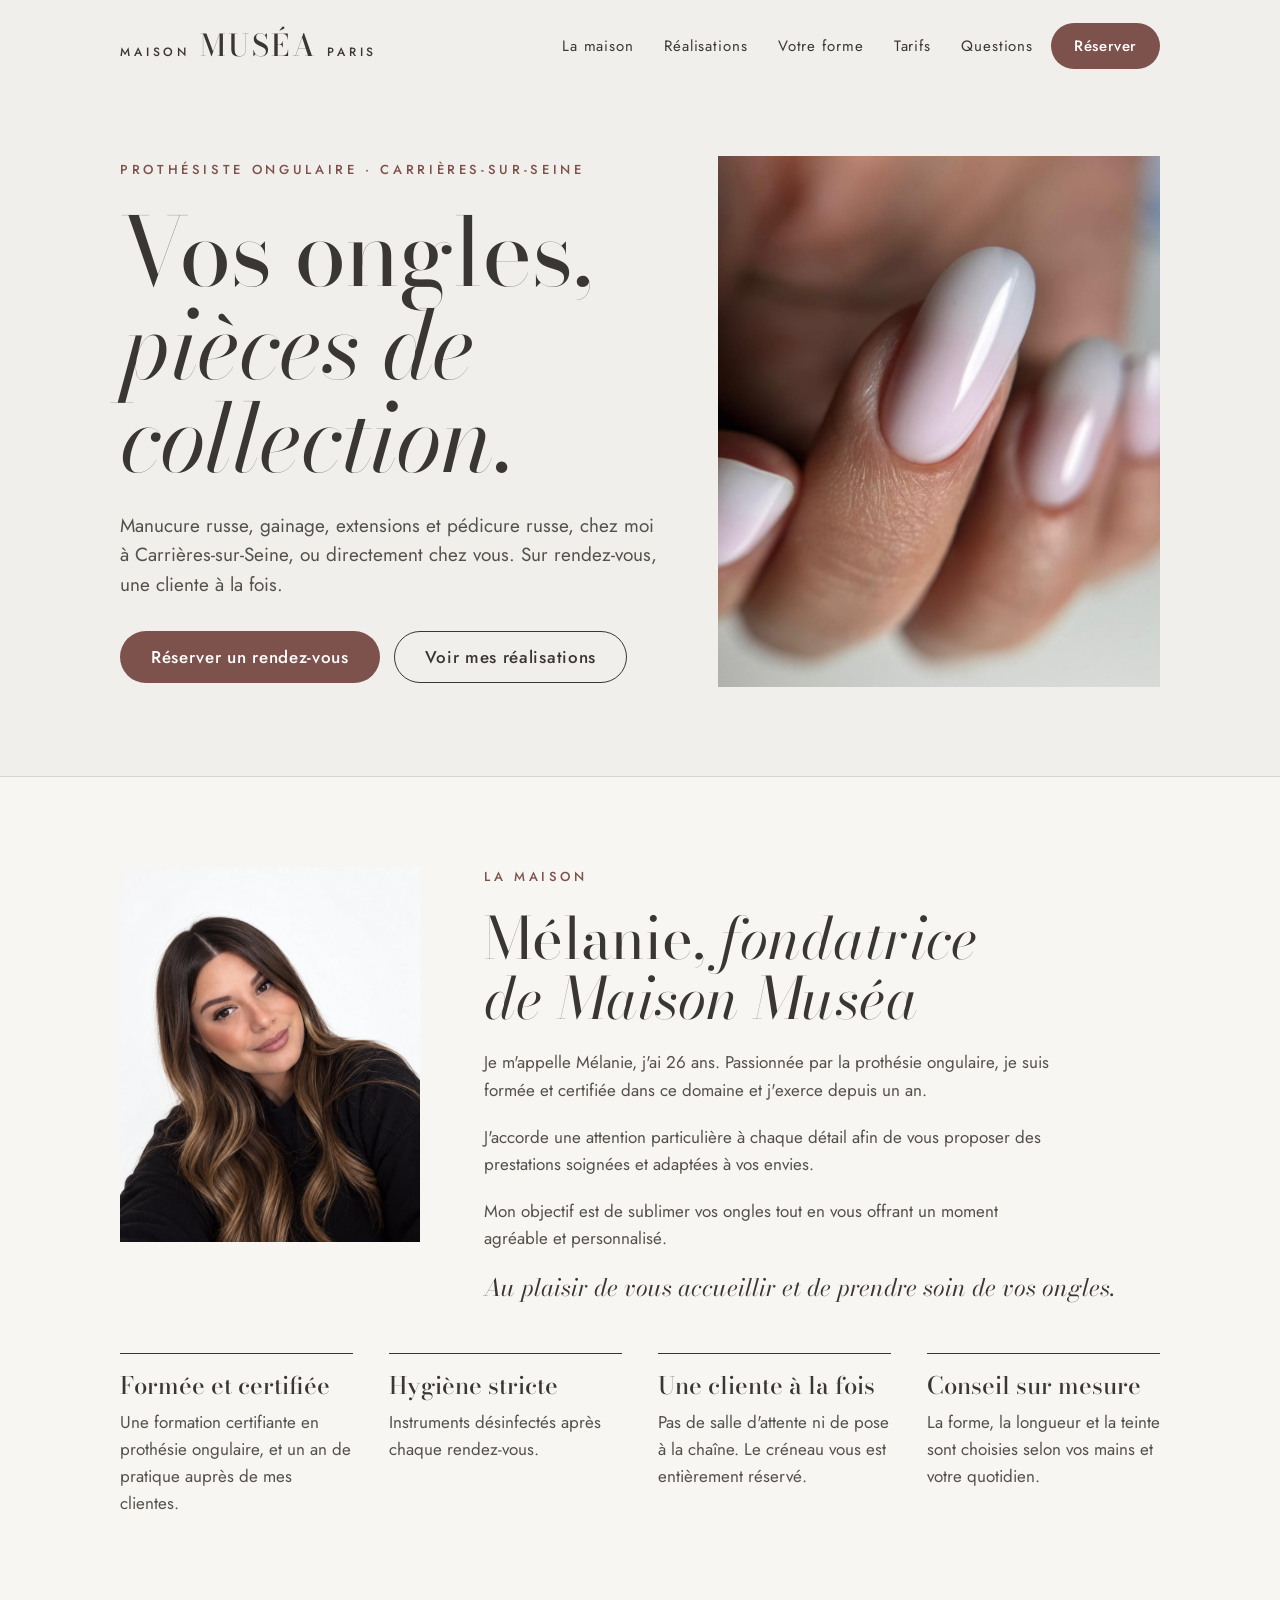
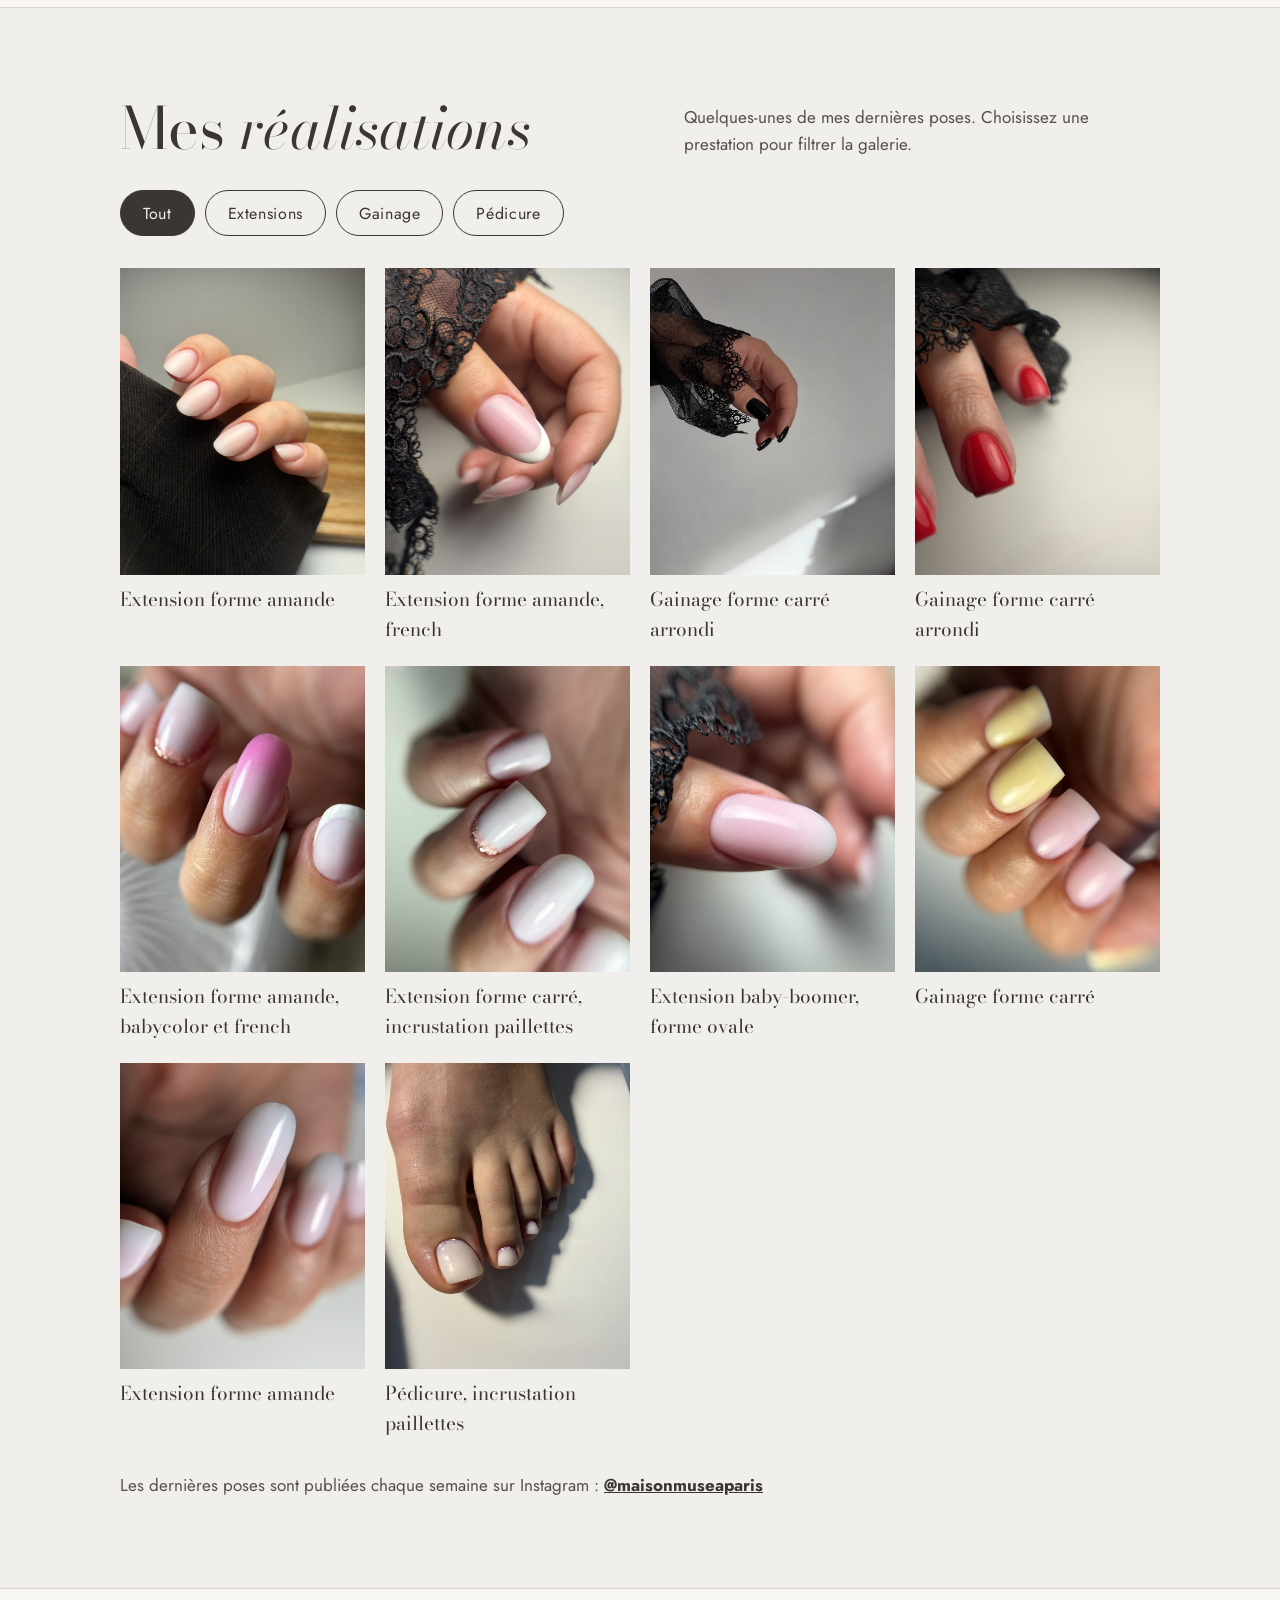
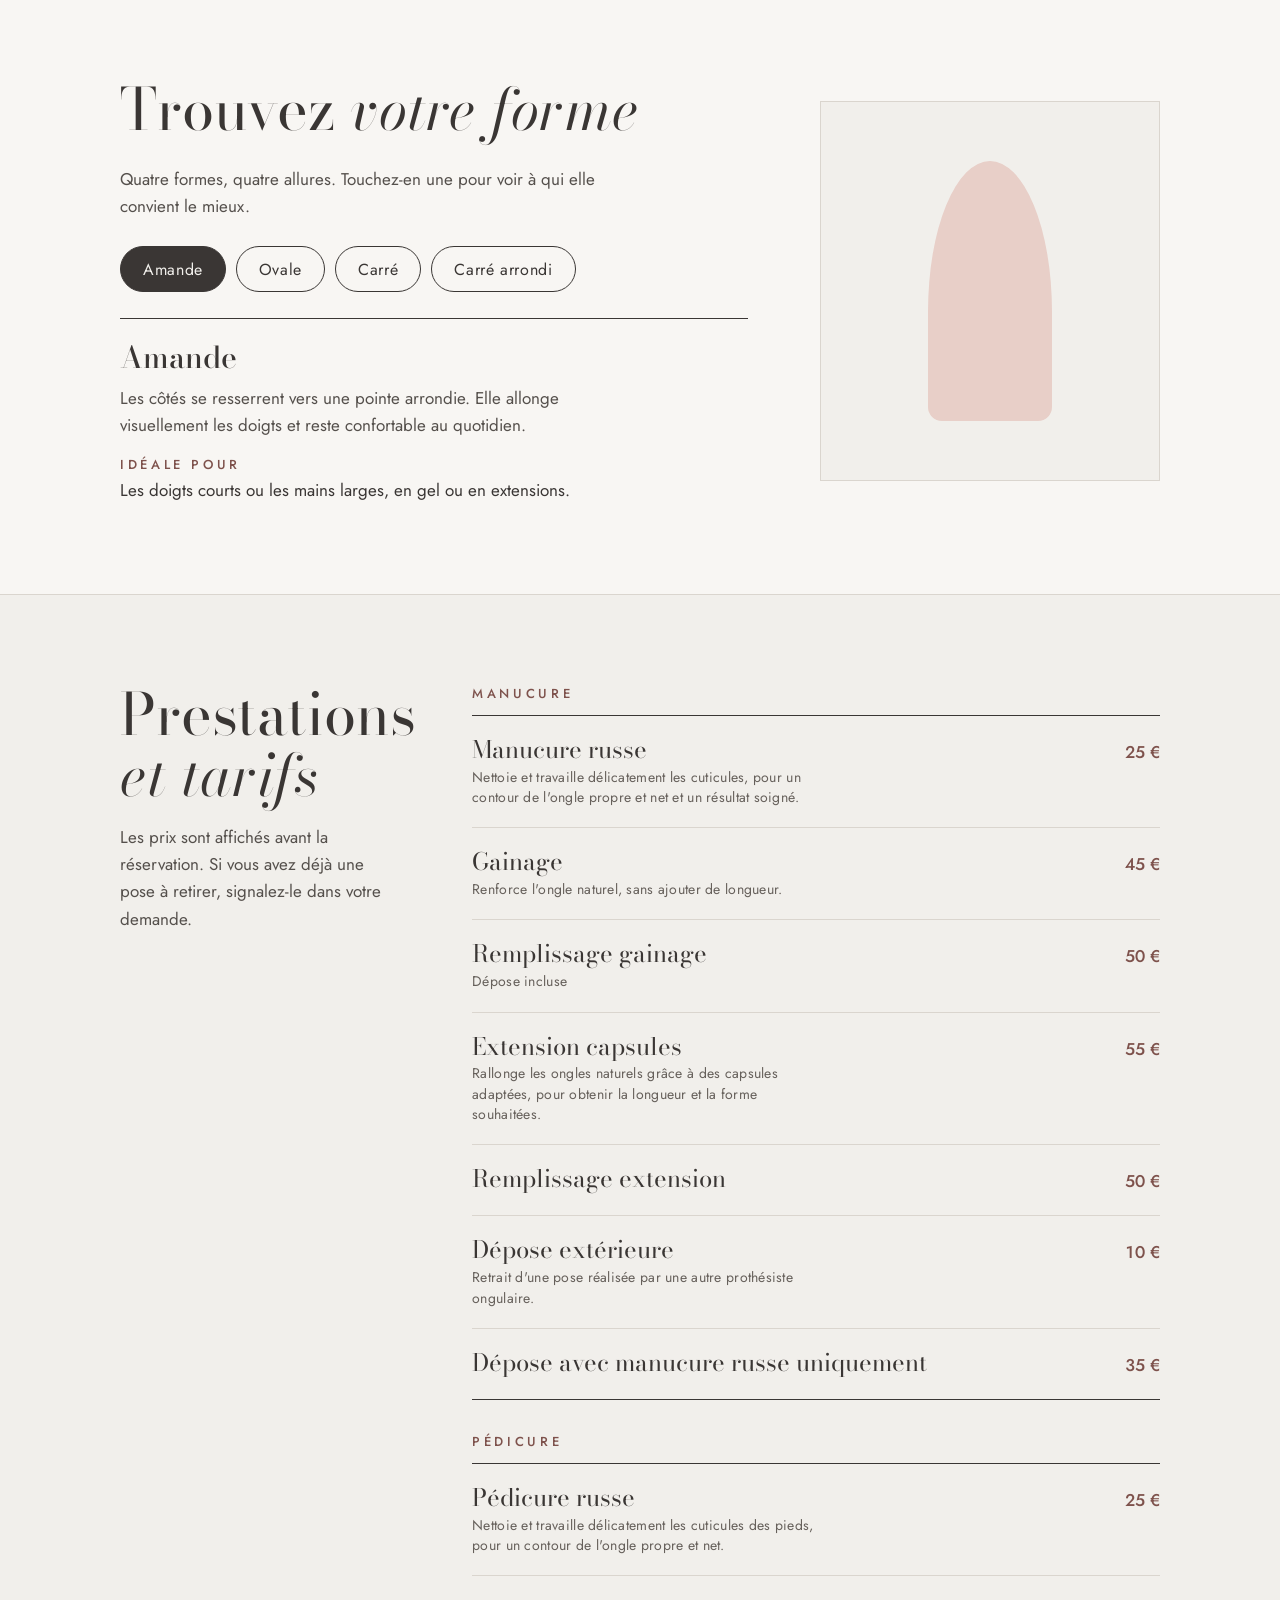
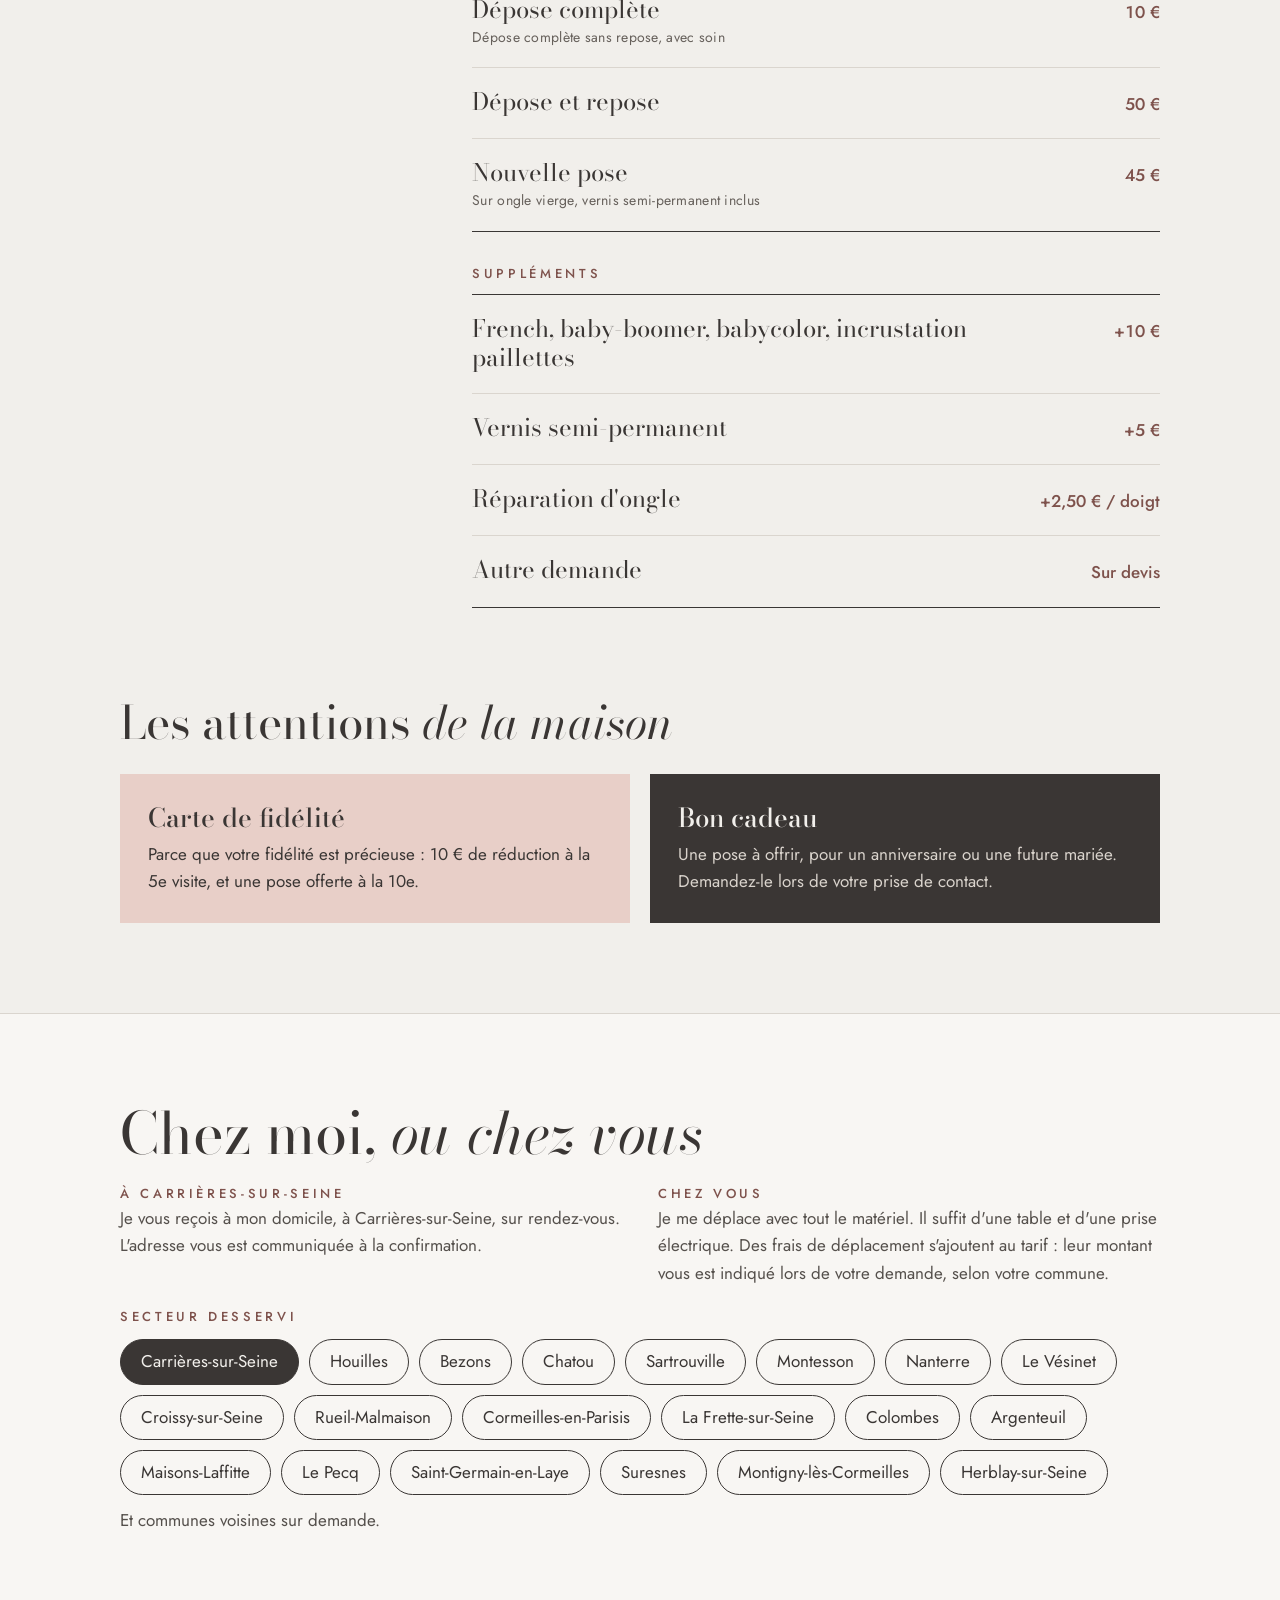
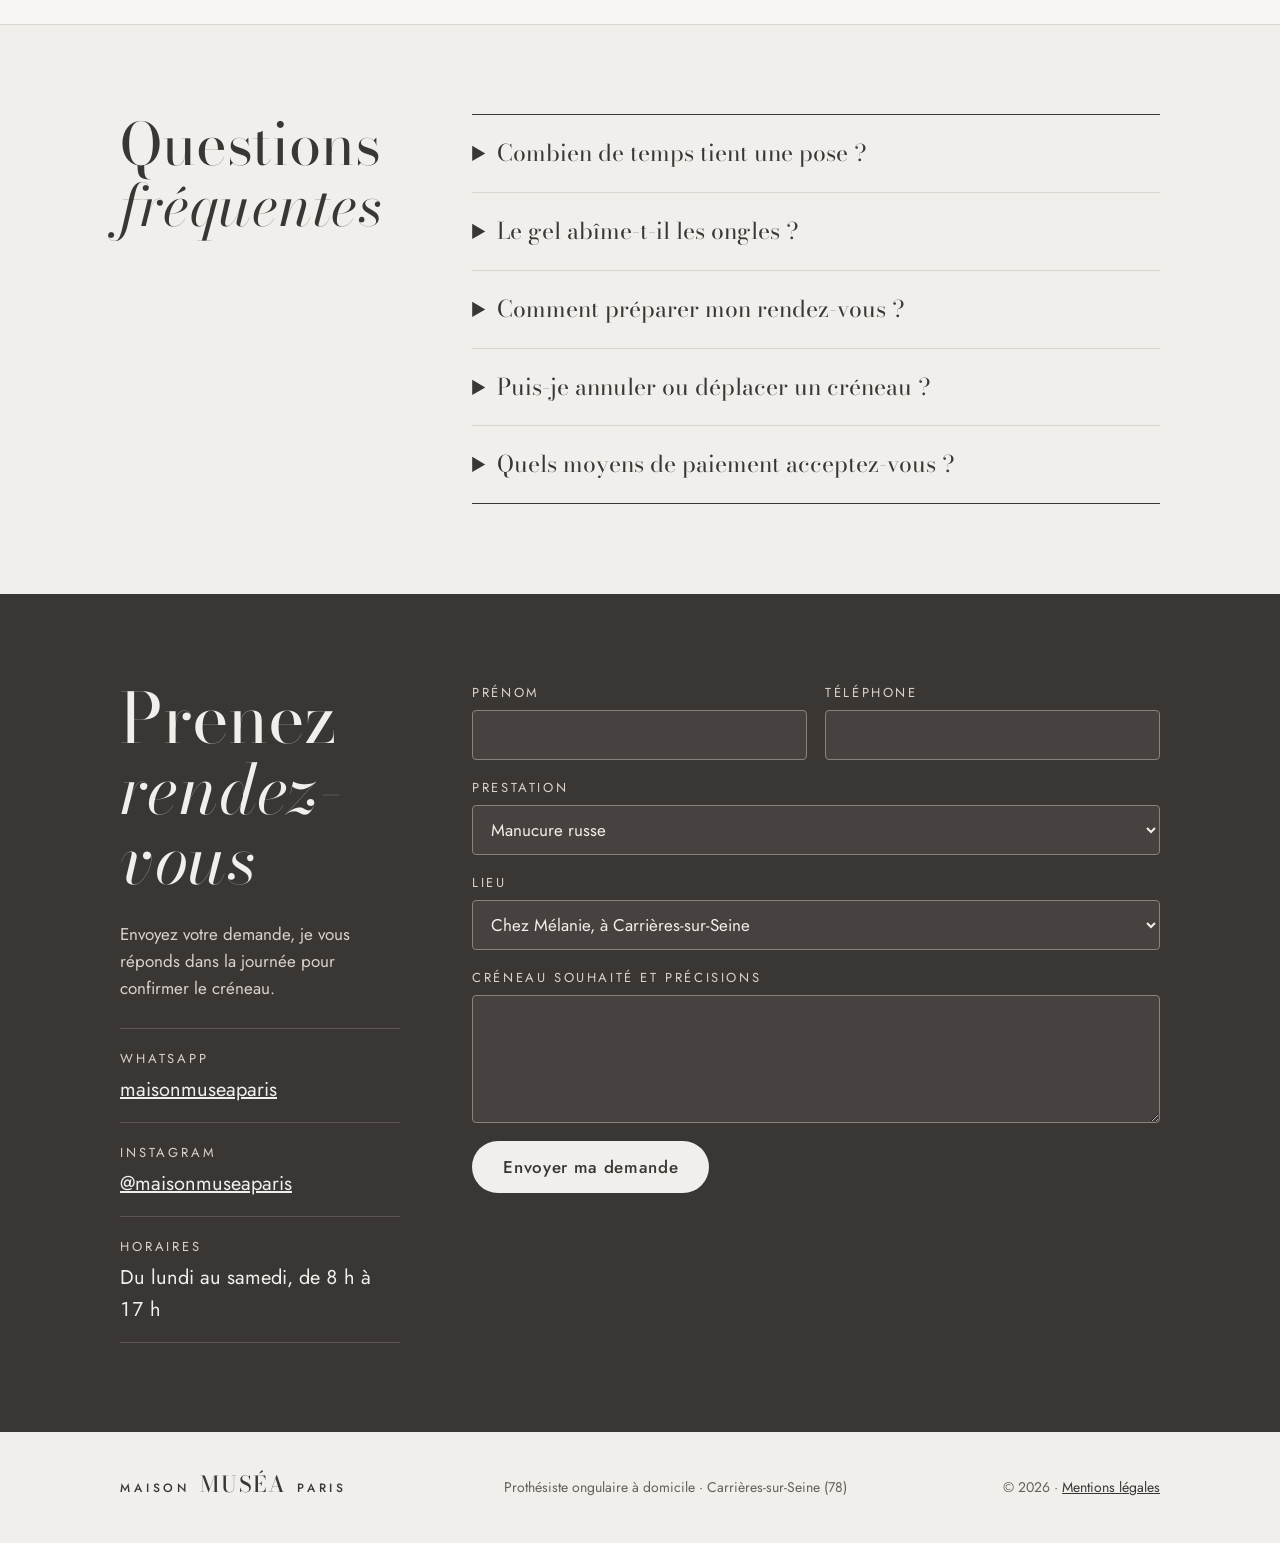
<file: index.html>
<!doctype html>
<html lang="fr">
<head>
<meta charset="utf-8">
<meta name="viewport" content="width=device-width, initial-scale=1">
<title>Maison MUSÉA Paris · Prothésiste ongulaire à Carrières-sur-Seine</title>
<meta name="description" content="Maison Muséa Paris : manucure russe, gainage, extensions et pédicure russe, à Carrières-sur-Seine ou à votre domicile (Houilles, Chatou, Montesson, Le Vésinet). Sur rendez-vous.">
<meta property="og:type" content="website">
<meta property="og:title" content="Maison MUSÉA Paris · Prothésiste ongulaire">
<meta property="og:description" content="Manucure russe, gainage, extensions et pédicure russe, à Carrières-sur-Seine ou chez vous. Sur rendez-vous.">
<meta property="og:image" content="https://maisonmuseaparis.fr/images/accueil.jpg">
<meta property="og:url" content="https://maisonmuseaparis.fr/">
<meta property="og:locale" content="fr_FR">
<link rel="canonical" href="https://maisonmuseaparis.fr/">
<link rel="icon" href="favicon.svg" type="image/svg+xml">
<script type="application/ld+json">{"@context": "https://schema.org", "@type": "BeautySalon", "name": "Maison Muséa Paris", "url": "https://maisonmuseaparis.fr/", "image": "https://maisonmuseaparis.fr/images/accueil.jpg", "description": "Prothésiste ongulaire : manucure russe, gainage, extensions et pédicure russe, à Carrières-sur-Seine ou à domicile.", "address": {"@type": "PostalAddress", "addressLocality": "Carrières-sur-Seine", "postalCode": "78420", "addressCountry": "FR"}, "areaServed": ["Carrières-sur-Seine", "Houilles", "Bezons", "Chatou", "Sartrouville", "Montesson", "Nanterre", "Le Vésinet", "Croissy-sur-Seine", "Rueil-Malmaison", "Cormeilles-en-Parisis", "La Frette-sur-Seine", "Colombes", "Argenteuil", "Maisons-Laffitte", "Le Pecq", "Saint-Germain-en-Laye", "Suresnes", "Montigny-lès-Cormeilles", "Herblay-sur-Seine"], "openingHoursSpecification": [{"@type": "OpeningHoursSpecification", "dayOfWeek": ["Monday", "Tuesday", "Wednesday", "Thursday", "Friday", "Saturday"], "opens": "08:00", "closes": "17:00"}], "sameAs": ["https://www.instagram.com/maisonmuseaparis/"]}</script>
<meta name="theme-color" content="#F1EFEB">
<meta name="google-site-verification" content="WM2IjVOJraponwVwnlPb4ZFWFvGXENwH4dgrMyvI9DE">
<link rel="preconnect" href="https://fonts.googleapis.com">
<link rel="preconnect" href="https://fonts.gstatic.com" crossorigin>
<link rel="stylesheet" href="https://fonts.googleapis.com/css2?family=Bodoni+Moda:ital,opsz,wght@0,6..96,400;0,6..96,500;1,6..96,400&family=Jost:wght@400;500&display=swap">
<link rel="stylesheet" href="css/style.css">
</head>
<body>

<a class="skip" href="#contenu">Aller au contenu</a>

<header class="site-header wrap">
  <a class="wordmark" href="#accueil" aria-label="Maison Muséa Paris, accueil">
    <span class="wordmark-small">Maison</span>
    <span class="wordmark-big">MUSÉA</span>
    <span class="wordmark-small">Paris</span>
  </a>
  <nav class="nav" aria-label="Navigation principale">
    <a href="#maison">La maison</a>
    <a href="#realisations">Réalisations</a>
    <a href="#forme">Votre forme</a>
    <a href="#tarifs">Tarifs</a>
    <a href="#questions">Questions</a>
    <a class="btn btn-accent btn-small" href="#reserver">Réserver</a>
  </nav>
</header>

<main id="contenu">

<!-- ACCUEIL -->
<section id="accueil" class="wrap hero">
  <div class="hero-text">
    <p class="eyebrow">Prothésiste ongulaire · Carrières-sur-Seine</p>
    <h1>Vos ongles, <em>pièces de collection.</em></h1>
    <p class="lead">Manucure russe, gainage, extensions et pédicure russe, chez moi à Carrières-sur-Seine, ou directement chez vous. Sur rendez-vous, une cliente à la fois.</p>
    <div class="actions">
      <a class="btn btn-accent" href="#reserver">Réserver un rendez-vous</a>
      <a class="btn btn-outline" href="#realisations">Voir mes réalisations</a>
    </div>
  </div>
  <div class="hero-visual">
    <img src="images/accueil.jpg" width="1000" height="1200" alt="Gros plan sur des ongles en amande nude laiteux">
  </div>
</section>

<!-- LA MAISON : QUALITÉS -->
<section id="maison" class="band">
  <div class="wrap section stack-xl">
    <div class="about">
      <img class="about-photo" src="images/portrait.jpg" width="800" height="1000" alt="Portrait de Mélanie, fondatrice de Maison Muséa Paris">
      <div class="about-text">
        <p class="eyebrow">La maison</p>
        <h2>Mélanie, <em>fondatrice de Maison Muséa</em></h2>
        <p class="muted measure">Je m'appelle Mélanie, j'ai 26 ans. Passionnée par la prothésie ongulaire, je suis formée et certifiée dans ce domaine et j'exerce depuis un an.</p>
        <p class="muted measure">J'accorde une attention particulière à chaque détail afin de vous proposer des prestations soignées et adaptées à vos envies.</p>
        <p class="muted measure">Mon objectif est de sublimer vos ongles tout en vous offrant un moment agréable et personnalisé.</p>
        <p class="quote measure">Au plaisir de vous accueillir et de prendre soin de vos ongles.</p>
      </div>
    </div>
    <div class="qualities">
      <div class="quality">
        <h3>Formée et certifiée</h3>
        <p class="muted">Une formation certifiante en prothésie ongulaire, et un an de pratique auprès de mes clientes.</p>
      </div>
      <div class="quality">
        <h3>Hygiène stricte</h3>
        <p class="muted">Instruments désinfectés après chaque rendez-vous.</p>
      </div>
      <div class="quality">
        <h3>Une cliente à la fois</h3>
        <p class="muted">Pas de salle d'attente ni de pose à la chaîne. Le créneau vous est entièrement réservé.</p>
      </div>
      <div class="quality">
        <h3>Conseil sur mesure</h3>
        <p class="muted">La forme, la longueur et la teinte sont choisies selon vos mains et votre quotidien.</p>
      </div>
    </div>
  </div>
</section>

<!-- RÉALISATIONS -->
<section id="realisations" class="wrap section stack-l">
  <div class="section-head">
    <h2>Mes <em>réalisations</em></h2>
    <p class="muted measure-s">Quelques-unes de mes dernières poses. Choisissez une prestation pour filtrer la galerie.</p>
  </div>
  <div class="pills" role="group" aria-label="Filtrer les réalisations par prestation" id="filtres">
    <button type="button" class="pill" data-filter="tout" aria-pressed="true">Tout</button>
    <button type="button" class="pill" data-filter="extension" aria-pressed="false">Extensions</button>
    <button type="button" class="pill" data-filter="gainage" aria-pressed="false">Gainage</button>
    <button type="button" class="pill" data-filter="pedicure" aria-pressed="false">Pédicure</button>
  </div>
  <!-- Pour ajouter une photo : déposer l'image dans /images (format 4:5), puis dupliquer un bloc <figure>.
       data-cat vaut extension, gainage ou pedicure. -->
  <div class="gallery" id="galerie">
    <figure data-cat="extension"><img src="images/baby-boomer-court.jpg" width="900" height="1125" loading="lazy" alt="Extension, ongles en forme amande, mains posées sur un tissu sombre"><figcaption><span>Extension forme amande</span></figcaption></figure>
    <figure data-cat="extension"><img src="images/french-blanche.jpg" width="900" height="1125" loading="lazy" alt="Extension en forme amande avec french blanche, manche en dentelle noire"><figcaption><span>Extension forme amande, french</span></figcaption></figure>
    <figure data-cat="gainage"><img src="images/noir-laque.jpg" width="900" height="1125" loading="lazy" alt="Gainage noir, forme carré arrondi, manche en dentelle noire"><figcaption><span>Gainage forme carré arrondi</span></figcaption></figure>
    <figure data-cat="gainage"><img src="images/rouge.jpg" width="900" height="1125" loading="lazy" alt="Gainage rouge, forme carré arrondi"><figcaption><span>Gainage forme carré arrondi</span></figcaption></figure>
    <figure data-cat="extension"><img src="images/babycolor-french.jpg" width="900" height="1125" loading="lazy" alt="Extension en forme amande, babycolor rose, french blanche et liseré de paillettes"><figcaption><span>Extension forme amande, babycolor et french</span></figcaption></figure>
    <figure data-cat="extension"><img src="images/blanc-laiteux-paillettes.jpg" width="900" height="1125" loading="lazy" alt="Extension forme carré, blanc laiteux avec incrustation de paillettes"><figcaption><span>Extension forme carré, incrustation paillettes</span></figcaption></figure>
    <figure data-cat="extension"><img src="images/baby-boomer-ovale.jpg" width="900" height="1125" loading="lazy" alt="Extension en baby-boomer, forme ovale, gros plan"><figcaption><span>Extension baby-boomer, forme ovale</span></figcaption></figure>
    <figure data-cat="gainage"><img src="images/pastel-jaune-rose.jpg" width="900" height="1125" loading="lazy" alt="Gainage forme carré, jaune pastel et rose"><figcaption><span>Gainage forme carré</span></figcaption></figure>
    <figure data-cat="extension"><img src="images/nude-laiteux-gros-plan.jpg" width="900" height="1125" loading="lazy" alt="Extension en forme amande, gel rosé, gros plan"><figcaption><span>Extension forme amande</span></figcaption></figure>
    <figure data-cat="pedicure"><img src="images/pedicure-blanc-laiteux.jpg" width="900" height="1125" loading="lazy" alt="Pédicure blanc laiteux avec incrustation de paillettes"><figcaption><span>Pédicure, incrustation paillettes</span></figcaption></figure>
  </div>
  <p class="muted">Les dernières poses sont publiées chaque semaine sur Instagram : <strong><a href="https://www.instagram.com/maisonmuseaparis/" target="_blank" rel="noopener">@maisonmuseaparis</a></strong></p>
</section>

<!-- TROUVEZ VOTRE FORME -->
<section id="forme" class="band">
  <div class="wrap section shape-finder">
    <div class="shape-text stack-m">
      <h2>Trouvez <em>votre forme</em></h2>
      <p class="muted measure-s">Quatre formes, quatre allures. Touchez-en une pour voir à qui elle convient le mieux.</p>
      <div class="pills" role="group" aria-label="Choisir une forme d'ongle" id="formes"></div>
      <div class="shape-result" aria-live="polite">
        <h3 id="forme-nom">Amande</h3>
        <p class="muted measure-s" id="forme-texte"></p>
        <p class="measure-s"><span class="label">Idéale pour</span><br><span id="forme-ideal"></span></p>
      </div>
    </div>
    <div class="shape-stage" aria-hidden="true">
      <div class="nail" id="ongle"></div>
    </div>
  </div>
</section>

<!-- TARIFS -->
<section id="tarifs" class="wrap section split">
  <div class="split-side stack-s">
    <h2>Prestations <em>et tarifs</em></h2>
    <p class="muted measure-s">Les prix sont affichés avant la réservation. Si vous avez déjà une pose à retirer, signalez-le dans votre demande.</p>
  </div>
  <div class="split-main stack-l">
    <div class="price-group">
      <h3 class="label">Manucure</h3>
      <ul class="price-list">
      <li><span class="price-name">Manucure russe<small>Nettoie et travaille délicatement les cuticules, pour un contour de l'ongle propre et net et un résultat soigné.</small></span><span class="price">25 €</span></li>
      <li><span class="price-name">Gainage<small>Renforce l'ongle naturel, sans ajouter de longueur.</small></span><span class="price">45 €</span></li>
      <li><span class="price-name">Remplissage gainage<small>Dépose incluse</small></span><span class="price">50 €</span></li>
      <li><span class="price-name">Extension capsules<small>Rallonge les ongles naturels grâce à des capsules adaptées, pour obtenir la longueur et la forme souhaitées.</small></span><span class="price">55 €</span></li>
      <li><span class="price-name">Remplissage extension</span><span class="price">50 €</span></li>
      <li><span class="price-name">Dépose extérieure<small>Retrait d'une pose réalisée par une autre prothésiste ongulaire.</small></span><span class="price">10 €</span></li>
      <li><span class="price-name">Dépose avec manucure russe uniquement</span><span class="price">35 €</span></li>
      </ul>
    </div>
    <div class="price-group">
      <h3 class="label">Pédicure</h3>
      <ul class="price-list">
      <li><span class="price-name">Pédicure russe<small>Nettoie et travaille délicatement les cuticules des pieds, pour un contour de l'ongle propre et net.</small></span><span class="price">25 €</span></li>
      <li><span class="price-name">Dépose complète<small>Dépose complète sans repose, avec soin</small></span><span class="price">10 €</span></li>
      <li><span class="price-name">Dépose et repose</span><span class="price">50 €</span></li>
      <li><span class="price-name">Nouvelle pose<small>Sur ongle vierge, vernis semi-permanent inclus</small></span><span class="price">45 €</span></li>
      </ul>
    </div>
    <div class="price-group">
      <h3 class="label">Suppléments</h3>
      <ul class="price-list">
      <li><span class="price-name">French, baby-boomer, babycolor, incrustation paillettes</span><span class="price">+10 €</span></li>
      <li><span class="price-name">Vernis semi-permanent</span><span class="price">+5 €</span></li>
      <li><span class="price-name">Réparation d'ongle</span><span class="price">+2,50 € / doigt</span></li>
      <li><span class="price-name">Autre demande</span><span class="price">Sur devis</span></li>
      </ul>
    </div>
  </div>
</section>

<!-- ATTENTIONS -->
<section id="attentions" class="wrap section-bottom stack-m">
  <h2 class="h2-small">Les attentions <em>de la maison</em></h2>
  <div class="perks">
    <div class="perk perk-rose">
      <h3>Carte de fidélité</h3>
      <p>Parce que votre fidélité est précieuse : 10 € de réduction à la 5e visite, et une pose offerte à la 10e.</p>
    </div>
    <div class="perk perk-dark">
      <h3>Bon cadeau</h3>
      <p>Une pose à offrir, pour un anniversaire ou une future mariée. Demandez-le lors de votre prise de contact.</p>
    </div>
  </div>
</section>

<!-- STUDIO ET SECTEUR -->
<section id="studio" class="band">
  <div class="wrap section about">
    <div class="about-text stack-m">
      <h2>Chez moi, <em>ou chez vous</em></h2>
      <div class="two-cols">
        <div>
          <h3 class="label">À Carrières-sur-Seine</h3>
          <p class="muted">Je vous reçois à mon domicile, à Carrières-sur-Seine, sur rendez-vous. L'adresse vous est communiquée à la confirmation.</p>
        </div>
        <div>
          <h3 class="label">Chez vous</h3>
          <p class="muted">Je me déplace avec tout le matériel. Il suffit d'une table et d'une prise électrique. Des frais de déplacement s'ajoutent au tarif : leur montant vous est indiqué lors de votre demande, selon votre commune.</p>
        </div>
      </div>
      <div>
        <h3 class="label">Secteur desservi</h3>
        <ul class="chips">
          <li class="chip-main">Carrières-sur-Seine</li>
          <li>Houilles</li>
          <li>Bezons</li>
          <li>Chatou</li>
          <li>Sartrouville</li>
          <li>Montesson</li>
          <li>Nanterre</li>
          <li>Le Vésinet</li>
          <li>Croissy-sur-Seine</li>
          <li>Rueil-Malmaison</li>
          <li>Cormeilles-en-Parisis</li>
          <li>La Frette-sur-Seine</li>
          <li>Colombes</li>
          <li>Argenteuil</li>
          <li>Maisons-Laffitte</li>
          <li>Le Pecq</li>
          <li>Saint-Germain-en-Laye</li>
          <li>Suresnes</li>
          <li>Montigny-lès-Cormeilles</li>
          <li>Herblay-sur-Seine</li>
        </ul>
        <p class="muted chips-note">Et communes voisines sur demande.</p>
      </div>
    </div>
  </div>
</section>

<!-- QUESTIONS -->
<section id="questions" class="wrap section split">
  <div class="split-side">
    <h2>Questions <em>fréquentes</em></h2>
  </div>
  <div class="faq split-main">
    <details>
      <summary>Combien de temps tient une pose ?</summary>
      <p>En général trois à quatre semaines pour le gel, deux à trois pour le semi-permanent. La tenue dépend de la pousse de l'ongle et de l'usage que vous faites de vos mains.</p>
    </details>
    <details>
      <summary>Le gel abîme-t-il les ongles ?</summary>
      <p>Une pose bien préparée et une dépose douce respectent l'ongle. Ce qui l'abîme, c'est d'arracher le produit soi-même : faites-la toujours réaliser par une professionnelle.</p>
    </details>
    <details>
      <summary>Comment préparer mon rendez-vous ?</summary>
      <p>Venez les mains propres, sans crème ni huile. Si vous avez une idée précise, envoyez une photo d'inspiration avec votre demande.</p>
    </details>
    <details>
      <summary>Puis-je annuler ou déplacer un créneau ?</summary>
      <p>Oui. Merci de me prévenir au moins 24 heures à l'avance, par WhatsApp ou sur Instagram, pour que le créneau puisse être proposé à une autre cliente.</p>
    </details>
    <details>
      <summary>Quels moyens de paiement acceptez-vous ?</summary>
      <p>Espèces ou PayPal.</p>
    </details>
  </div>
</section>

<!-- RÉSERVER -->
<section id="reserver" class="dark">
  <div class="wrap section-big split">
    <div class="split-side stack-m">
      <h2 class="h2-big">Prenez <em>rendez-vous</em></h2>
      <p class="soft measure-s">Envoyez votre demande, je vous réponds dans la journée pour confirmer le créneau.</p>
      <dl class="contact">
        <div><dt>WhatsApp</dt><dd><a href="https://wa.me/33620402345" target="_blank" rel="noopener">maisonmuseaparis</a></dd></div>
        <div><dt>Instagram</dt><dd><a href="https://www.instagram.com/maisonmuseaparis/" target="_blank" rel="noopener">@maisonmuseaparis</a></dd></div>
        <div><dt>Horaires</dt><dd>Du lundi au samedi, de 8 h à 17 h</dd></div>
      </dl>
    </div>
    <form class="form split-main" id="form-rdv" novalidate>
      <div class="form-row">
        <div class="field">
          <label for="rdv-prenom">Prénom</label>
          <input id="rdv-prenom" name="prenom" type="text" autocomplete="given-name" required>
        </div>
        <div class="field">
          <label for="rdv-tel">Téléphone</label>
          <input id="rdv-tel" name="tel" type="tel" autocomplete="tel" required>
        </div>
      </div>
      <div class="field">
        <label for="rdv-prestation">Prestation</label>
        <select id="rdv-prestation" name="prestation">
          <option>Manucure russe</option>
          <option>Gainage sur ongles naturels</option>
          <option>Remplissage gainage</option>
          <option>Extension capsules</option>
          <option>Remplissage extension</option>
          <option>Dépose</option>
          <option>Pédicure russe</option>
          <option>Pédicure : nouvelle pose</option>
          <option>Pédicure : dépose et repose</option>
          <option>Autre demande</option>
        </select>
      </div>
      <div class="field">
        <label for="rdv-lieu">Lieu</label>
        <select id="rdv-lieu" name="lieu">
          <option>Chez Mélanie, à Carrières-sur-Seine</option>
          <option>À mon domicile (frais de déplacement)</option>
        </select>
      </div>
      <div class="field">
        <label for="rdv-message">Créneau souhaité et précisions</label>
        <textarea id="rdv-message" name="message" rows="4"></textarea>
      </div>
      <p class="form-error" id="rdv-erreur" role="alert" hidden></p>
      <button type="submit" class="btn btn-light">Envoyer ma demande</button>
      <div class="form-result" id="rdv-resultat" hidden>
        <p id="rdv-resultat-titre"></p>
        <pre id="rdv-resultat-texte"></pre>
        <button type="button" class="btn btn-ghost btn-small" id="rdv-copier">Copier le message</button>
      </div>
    </form>
  </div>
</section>

</main>

<footer class="wrap site-footer">
  <div class="wordmark wordmark-footer">
    <span class="wordmark-small">Maison</span>
    <span class="wordmark-big">MUSÉA</span>
    <span class="wordmark-small">Paris</span>
  </div>
  <p>Prothésiste ongulaire à domicile · Carrières-sur-Seine (78)</p>
  <p>© <span id="annee">2026</span> · <a href="mentions-legales.html">Mentions légales</a></p>
</footer>

<a class="cta-bar" href="#reserver">Réserver un rendez-vous</a>

<script src="js/main.js"></script>
</body>
</html>
</file>
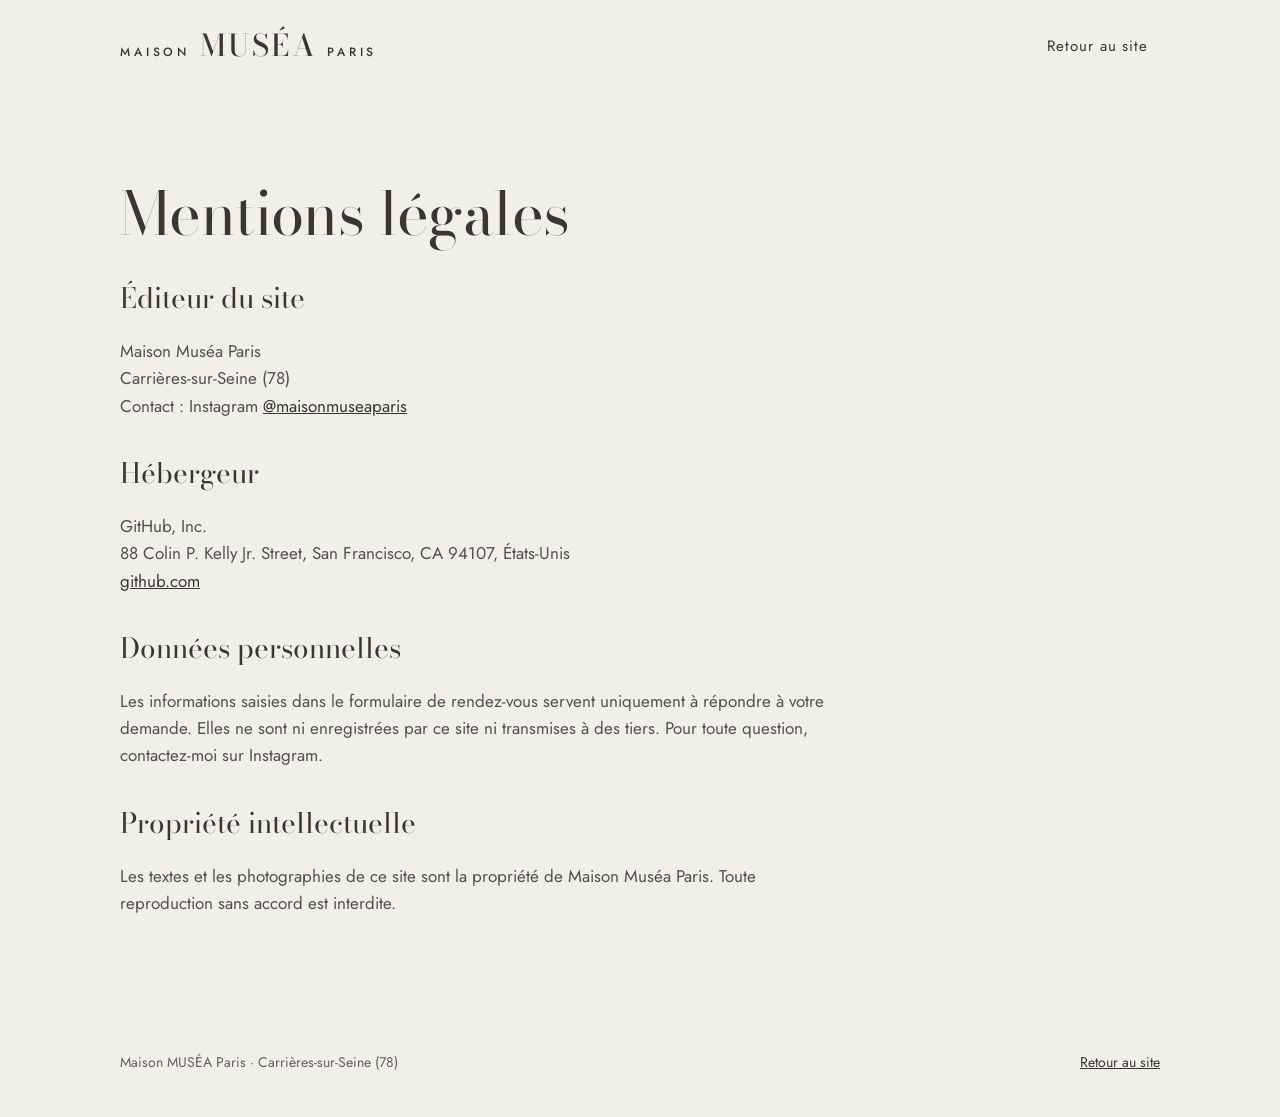
<file: mentions-legales.html>
<!doctype html>
<html lang="fr">
<head>
<meta charset="utf-8">
<meta name="viewport" content="width=device-width, initial-scale=1">
<title>Mentions légales · Maison MUSÉA Paris</title>
<meta name="robots" content="noindex">
<link rel="icon" href="favicon.svg" type="image/svg+xml">
<link rel="stylesheet" href="https://fonts.googleapis.com/css2?family=Bodoni+Moda:ital,opsz,wght@0,6..96,400;0,6..96,500;1,6..96,400&family=Jost:wght@400;500&display=swap">
<link rel="stylesheet" href="css/style.css">
</head>
<body>
<header class="site-header wrap">
  <a class="wordmark" href="index.html" aria-label="Maison Muséa Paris, accueil">
    <span class="wordmark-small">Maison</span>
    <span class="wordmark-big">MUSÉA</span>
    <span class="wordmark-small">Paris</span>
  </a>
  <nav class="nav" aria-label="Navigation"><a href="index.html">Retour au site</a></nav>
</header>
<main class="wrap section">
  <div class="legal stack-m">
    <h1>Mentions légales</h1>
    <h2>Éditeur du site</h2>
    <p>Maison Muséa Paris<br>Carrières-sur-Seine (78)<br>Contact : Instagram <a href="https://www.instagram.com/maisonmuseaparis/" target="_blank" rel="noopener">@maisonmuseaparis</a></p>
    <h2>Hébergeur</h2>
    <p>GitHub, Inc.<br>88 Colin P. Kelly Jr. Street, San Francisco, CA 94107, États-Unis<br><a href="https://github.com" target="_blank" rel="noopener">github.com</a></p>
    <h2>Données personnelles</h2>
    <p>Les informations saisies dans le formulaire de rendez-vous servent uniquement à répondre à votre demande. Elles ne sont ni enregistrées par ce site ni transmises à des tiers. Pour toute question, contactez-moi sur Instagram.</p>
    <h2>Propriété intellectuelle</h2>
    <p>Les textes et les photographies de ce site sont la propriété de Maison Muséa Paris. Toute reproduction sans accord est interdite.</p>
  </div>
</main>
<footer class="wrap site-footer">
  <p>Maison MUSÉA Paris · Carrières-sur-Seine (78)</p>
  <p><a href="index.html">Retour au site</a></p>
</footer>
</body>
</html>
</file>
<file: css/style.css>
/* Maison MUSÉA Paris — feuille de style
   Pour changer les couleurs du site, modifier uniquement le bloc :root ci-dessous. */

:root {
  --ground: #F1EFEB;   /* fond principal, gris clair chaud */
  --panel: #F8F6F3;    /* fond des bandes claires */
  --ink: #3A3634;      /* texte, anthracite */
  --body: #55504C;     /* texte secondaire */
  --muted: #66605B;    /* légendes */
  --line: #DAD5CE;     /* filets */
  --line-strong: #C9C2B9;
  --blank: #E6E1DA;    /* emplacements photo */
  --rose: #E8CFC8;     /* nude rosé */
  --accent: #7E524C;   /* boutons et prix */
  --gold: #B8893B;     /* contour de focus */
  --dark-soft: #D9D3CC;
  --dark-line: #5A5552;
  --dark-field: #47423F;
  --dark-border: #8A837D;

  --display: 'Bodoni Moda', 'Didot', 'Bodoni MT', Georgia, serif;
  --text: 'Jost', 'Century Gothic', 'Trebuchet MS', sans-serif;
}

* { box-sizing: border-box; }
html { scroll-behavior: smooth; }
body {
  margin: 0;
  background: var(--ground);
  color: var(--ink);
  font-family: var(--text);
  font-size: 17px;
  line-height: 1.6;
}
img { max-width: 100%; height: auto; display: block; }
a { color: var(--ink); }
a:hover { color: var(--accent); }
:focus-visible { outline: 2px solid var(--gold); outline-offset: 3px; }
[hidden] { display: none !important; }

h1, h2, h3, p, ul, dl, dd, figure, blockquote { margin: 0; }
ul { padding: 0; list-style: none; }
h1, h2 { font-family: var(--display); font-weight: 400; text-wrap: balance; }
h1 em, h2 em { font-style: italic; }
h1 { font-size: clamp(46px, 7.4vw, 104px); line-height: 0.98; letter-spacing: -0.01em; }
h2 { font-size: clamp(34px, 4.6vw, 58px); line-height: 1.05; }
.h2-small { font-size: clamp(30px, 3.8vw, 46px); line-height: 1.1; }
.h2-big { font-size: clamp(38px, 5.4vw, 72px); line-height: 1.02; }
h3 { font-family: var(--display); font-weight: 500; font-size: 24px; line-height: 1.2; }

.skip { position: absolute; left: -9999px; }
.skip:focus { left: 16px; top: 16px; background: var(--ink); color: var(--ground); padding: 10px 16px; z-index: 10; }

/* Mise en page */
.wrap { max-width: 1160px; margin-inline: auto; padding-inline: clamp(20px, 5vw, 60px); }
.section { padding-block: clamp(48px, 7vw, 92px); }
.section-bottom { padding-bottom: clamp(48px, 7vw, 92px); }
.section-big { padding-block: clamp(52px, 7vw, 100px); }
.band { background: var(--panel); border-block: 1px solid var(--line); }
.stack-s, .stack-m, .stack-l, .stack-xl { display: flex; flex-direction: column; }
.stack-s { gap: 18px; } .stack-m { gap: 26px; } .stack-l { gap: 32px; } .stack-xl { gap: 48px; }
.split { display: flex; flex-wrap: wrap; gap: 36px 72px; }
.split-side { flex: 1 1 280px; min-width: 0; }
.split-main { flex: 999 1 480px; min-width: 0; }
.section-head { display: flex; flex-wrap: wrap; align-items: flex-end; justify-content: space-between; gap: 16px 40px; }
.measure { max-width: 34em; }
.measure-s { max-width: 28em; }
.muted { color: var(--body); }
.eyebrow, .label {
  font-family: var(--text); font-size: 13px; font-weight: 500;
  letter-spacing: 0.28em; text-transform: uppercase; color: var(--accent); line-height: 1.6;
}

/* Boutons */
.btn {
  display: inline-flex; align-items: center; justify-content: center;
  min-height: 52px; padding: 0 30px; border-radius: 999px; border: 1px solid transparent;
  font: 500 17px var(--text); letter-spacing: 0.04em; text-decoration: none; cursor: pointer;
}
.btn-small { min-height: 46px; padding: 0 22px; font-size: 15px; }
.btn-accent { background: var(--accent); color: #fff; }
.btn-accent:hover { background: var(--ink); color: #fff; }
.btn-outline { border-color: var(--ink); color: var(--ink); }
.btn-outline:hover { background: var(--ink); color: var(--ground); }
.btn-light { background: var(--ground); color: var(--ink); align-self: flex-start; }
.btn-light:hover { background: var(--rose); }
.btn-ghost { border-color: var(--dark-border); color: var(--ground); background: transparent; }

/* En-tête */
.site-header { display: flex; flex-wrap: wrap; align-items: center; justify-content: space-between; gap: 12px 32px; padding-block: 22px; }
.wordmark { display: flex; align-items: baseline; gap: 10px; text-decoration: none; color: var(--ink); padding: 8px 0; }
.wordmark-small { font-size: 12px; letter-spacing: 0.32em; text-transform: uppercase; font-weight: 500; }
.wordmark-big { font-family: var(--display); font-size: 30px; letter-spacing: 0.08em; font-weight: 500; line-height: 1; }
.wordmark-footer .wordmark-big { font-size: 22px; }
.nav { display: flex; flex-wrap: wrap; align-items: center; gap: 4px 6px; font-size: 15px; letter-spacing: 0.06em; }
.nav a:not(.btn) { text-decoration: none; padding: 12px; }

/* Accueil */
.hero { display: flex; flex-wrap: wrap; align-items: center; gap: 48px 56px; padding-top: clamp(28px, 5vw, 64px); padding-bottom: clamp(48px, 7vw, 96px); }
.hero-text { flex: 1 1 460px; min-width: 0; display: flex; flex-direction: column; gap: 26px; }
.hero-visual { flex: 1 1 360px; min-width: 0; }
.lead { max-width: 30em; font-size: 19px; line-height: 1.55; color: var(--body); }
.actions { display: flex; flex-wrap: wrap; gap: 14px; padding-top: 6px; }

/* Emplacements à remplacer par des photos */
.placeholder {
  display: flex; align-items: center; justify-content: center; text-align: center; padding: 24px;
  background: var(--blank); border: 1px solid var(--line-strong); color: var(--body);
  font-size: 13px; letter-spacing: 0.16em; text-transform: uppercase;
}

/* La maison */
.about { display: flex; flex-wrap: wrap; align-items: stretch; gap: 36px 64px; }
.about-photo { flex: 0 1 300px; min-height: 340px; }
.studio-photo { flex: 1 1 320px; min-height: 300px; }
.about-text { flex: 1 1 420px; min-width: 0; display: flex; flex-direction: column; justify-content: center; gap: 20px; }
.quote { font-family: var(--display); font-style: italic; font-size: 24px; line-height: 1.35; }
.qualities { display: flex; flex-wrap: wrap; gap: 28px 36px; }
.quality { flex: 1 1 220px; min-width: 0; display: flex; flex-direction: column; gap: 8px; padding-top: 18px; border-top: 1px solid var(--ink); }
.two-cols { display: flex; flex-wrap: wrap; gap: 24px 36px; }
.two-cols > div { flex: 1 1 200px; min-width: 0; }

img.about-photo { width: 300px; height: auto; min-height: 0; aspect-ratio: 4 / 5; object-fit: cover; align-self: flex-start; }
@media (max-width: 640px) { img.about-photo { width: 100%; max-width: 360px; } }

/* Filtres et pastilles */
.pills { display: flex; flex-wrap: wrap; gap: 10px; }
.pill {
  min-height: 46px; padding: 0 22px; border: 1px solid var(--ink); border-radius: 999px;
  background: transparent; color: var(--ink); font: 16px var(--text); letter-spacing: 0.04em; cursor: pointer;
}
.pill:hover { background: var(--rose); }
.pill[aria-pressed="true"] { background: var(--ink); color: var(--ground); }

/* Galerie */
.gallery { display: grid; grid-template-columns: repeat(auto-fill, minmax(220px, 1fr)); gap: 20px; }
.gallery figure { display: flex; flex-direction: column; gap: 10px; min-width: 0; }
.gallery .shot, .gallery img { aspect-ratio: 4 / 5; width: 100%; object-fit: cover; }
.gallery .shot { border-color: var(--line); color: var(--ink); }
.gallery figcaption { display: flex; flex-wrap: wrap; justify-content: space-between; gap: 2px 12px; font-size: 15px; }
.gallery figcaption span:first-child { font-family: var(--display); font-size: 19px; }
.gallery figcaption span:last-child:not(:first-child) { color: var(--muted); letter-spacing: 0.08em; }
.tone-1 { background: #EFDDD7; } .tone-2 { background: #F5EFEA; } .tone-3 { background: #E3C4C2; } .tone-4 { background: #E9DFC9; }
.tone-5 { background: #F0E2DA; } .tone-6 { background: #E7E3DC; } .tone-7 { background: #D9BFC0; } .tone-8 { background: #E4E0D2; }

/* Trouvez votre forme */
.shape-finder { display: flex; flex-wrap: wrap; align-items: center; gap: 40px 72px; }
.shape-text { flex: 1 1 420px; min-width: 0; }
.shape-result { display: flex; flex-direction: column; gap: 10px; padding-top: 20px; border-top: 1px solid var(--ink); }
.shape-result h3 { font-size: 30px; }
.shape-stage { flex: 0 1 340px; min-width: 0; height: 380px; background: var(--ground); border: 1px solid var(--line); display: flex; align-items: center; justify-content: center; }
.nail { width: 124px; height: 260px; background: var(--rose); transition: border-radius 0.25s ease; }

/* Tarifs */
.price-list li { display: flex; flex-wrap: wrap; align-items: baseline; gap: 4px 20px; padding: 20px 0; border-top: 1px solid var(--line); }
.price-list li:first-child { border-top-color: var(--ink); }
.price-list li:last-child { border-bottom: 1px solid var(--ink); }
.price-name { flex: 1 1 240px; min-width: 0; font-family: var(--display); font-size: 24px; line-height: 1.2; }
.price-time { color: var(--muted); font-size: 15px; letter-spacing: 0.06em; }
.price { min-width: 76px; text-align: right; font-weight: 500; color: var(--accent); font-variant-numeric: tabular-nums; }

.price-group .label { margin-bottom: 10px; }
.price-name small { display: block; max-width: 44ch; line-height: 1.45; font-family: var(--text); font-size: 14px; color: var(--muted); letter-spacing: 0.02em; margin-top: 2px; }
.price { white-space: nowrap; }

/* Attentions */
.perks { display: flex; flex-wrap: wrap; gap: 20px; }
.perk { flex: 1 1 260px; min-width: 0; padding: 28px; display: flex; flex-direction: column; gap: 8px; }
.perk h3 { font-size: 26px; }
.perk-rose { background: var(--rose); }
.perk-light { background: var(--panel); border: 1px solid var(--line); }
.perk-dark { background: var(--ink); color: var(--ground); }
.perk-dark p { color: var(--dark-soft); }

/* Secteur */
.chips { display: flex; flex-wrap: wrap; gap: 10px; margin-top: 12px; }
.chips li { padding: 8px 20px; border: 1px solid var(--ink); border-radius: 999px; }
.chips .chip-main { background: var(--ink); color: var(--ground); }

.chips-note { margin-top: 12px; }

/* Avis */
.reviews { display: flex; flex-wrap: wrap; gap: 24px; }
.review { flex: 1 1 300px; min-width: 0; padding: 32px; background: var(--panel); border: 1px solid var(--line); display: flex; flex-direction: column; gap: 16px; }
.review blockquote { font-family: var(--display); font-style: italic; font-size: 22px; line-height: 1.35; }
.review figcaption { font-size: 13px; letter-spacing: 0.2em; text-transform: uppercase; color: var(--muted); }

/* Questions */
.faq details { padding: 18px 0; border-top: 1px solid var(--line); }
.faq details:first-child { border-top-color: var(--ink); }
.faq details:last-child { border-bottom: 1px solid var(--ink); }
.faq summary { font-family: var(--display); font-size: 23px; line-height: 1.25; padding: 6px 0; cursor: pointer; }
.faq p { margin-top: 10px; max-width: 38em; color: var(--body); }

/* Réserver */
.dark { background: var(--ink); color: var(--ground); }
.soft { color: var(--dark-soft); }
.contact > div { display: flex; flex-wrap: wrap; gap: 4px 20px; padding: 16px 0; border-top: 1px solid var(--dark-line); }
.contact > div:last-child { border-bottom: 1px solid var(--dark-line); }
.contact dt { flex: 0 0 150px; font-size: 13px; letter-spacing: 0.22em; text-transform: uppercase; color: var(--dark-soft); padding-top: 4px; }
.contact dd { font-size: 20px; font-variant-numeric: tabular-nums; }
.contact a { color: var(--ground); }
.contact a:hover { color: var(--rose); }
.form { display: flex; flex-direction: column; gap: 18px; }
.form-row { display: flex; flex-wrap: wrap; gap: 18px; }
.form-row .field { flex: 1 1 180px; }
.field { display: flex; flex-direction: column; gap: 6px; min-width: 0; }
.field label { font-size: 13px; letter-spacing: 0.2em; text-transform: uppercase; color: var(--dark-soft); }
.field input, .field select, .field textarea {
  width: 100%; min-height: 50px; padding: 0 14px; background: var(--dark-field); color: var(--ground);
  border: 1px solid var(--dark-border); border-radius: 4px; font: 17px var(--text);
}
.field textarea { padding: 12px 14px; line-height: 1.5; resize: vertical; }
.form-error { color: #F3C4BC; }
.form-result { display: flex; flex-direction: column; align-items: flex-start; gap: 12px; padding: 20px; border: 1px solid var(--dark-border); border-radius: 4px; }
.form-result pre { margin: 0; white-space: pre-wrap; font: 16px/1.5 var(--text); color: var(--dark-soft); }

/* Pied de page */
.site-footer { display: flex; flex-wrap: wrap; align-items: baseline; justify-content: space-between; gap: 10px 32px; padding-block: 32px; font-size: 14px; color: var(--muted); }
.site-footer a { display: inline-block; padding: 12px 0; }

/* Bouton « Réserver » fixe sur téléphone */
.cta-bar { display: none; }
@media (max-width: 640px) {
  .nav a:not(.btn) { padding: 10px 8px; }
  .nav .btn { display: none; }
  .cta-bar {
    display: flex; align-items: center; justify-content: center; position: fixed; left: 0; right: 0; bottom: 0; z-index: 5;
    min-height: 56px; padding-bottom: env(safe-area-inset-bottom, 0px);
    background: var(--accent); color: #fff; font-weight: 500; letter-spacing: 0.04em; text-decoration: none;
  }
  .cta-bar:hover { color: #fff; }
  body { padding-bottom: 56px; }
  .shape-stage { flex-basis: 100%; height: 320px; }
  .about-photo { flex-basis: 100%; min-height: 260px; }
}

/* Page mentions légales */
.legal { max-width: 720px; }
.legal h1 { font-size: clamp(38px, 5vw, 60px); line-height: 1.05; }
.legal h2 { font-size: 28px; margin-top: 12px; }
.legal p { color: var(--body); }

@media (prefers-reduced-motion: reduce) {
  html { scroll-behavior: auto; }
  .nail { transition: none; }
}
</file>
